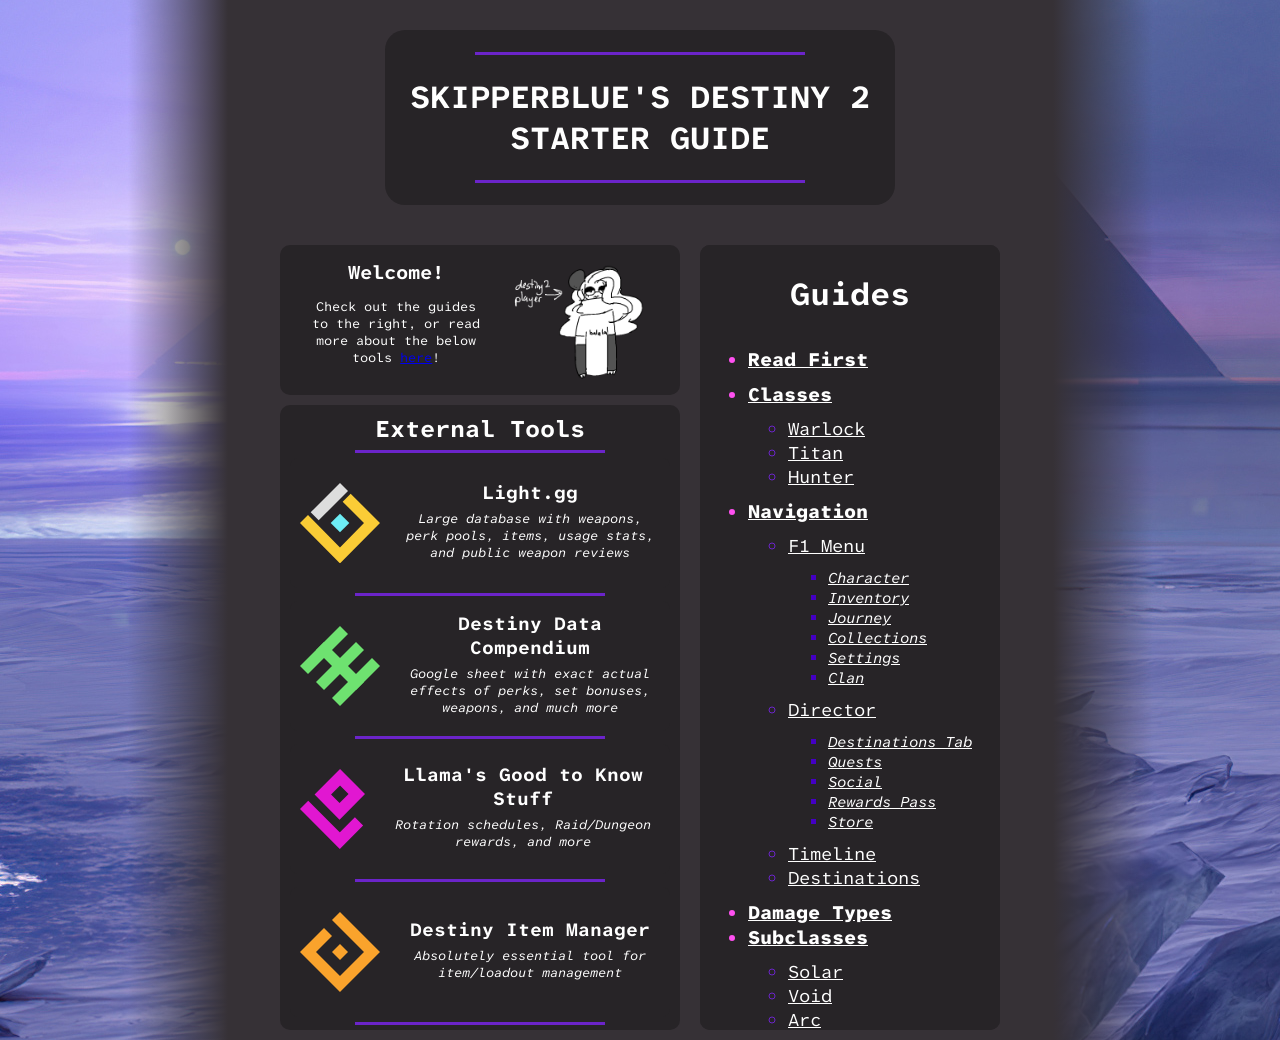
<file: index.html>
<!DOCTYPE html>
<html lang="en">

<head>
    <meta charset="UTF-8">
    <meta name="viewport" content="width=device-width, initial-scale=1.0">
    <title>SBD2SG - Home</title>
    <link rel="stylesheet" href="style.css">
    <link href='https://fonts.googleapis.com/css?family=Atkinson Hyperlegible Mono' rel='stylesheet'>
    <link rel="icon" href="images/sbd2bg.svg">
</head>

<body>
    <div id="background">

        <div class="grad-container">
            <div id="left-grad"></div>
        </div>

        <div id="main-page-container">
            <div id="title-container">
                <div id="title">
                    <div id="title-text-container">
                        <div class="title-deco"></div>
                        <h1>SKIPPERBLUE'S DESTINY 2 STARTER GUIDE</h1>
                        <div class="title-deco"></div>
                    </div>
                </div>
            </div>

            <div id="center-body-container">

                <div id="right-container">
                    <div id="blurb">
                        <div>
                            <h2>Welcome!</h2>
                            <p>Check out the guides to the right, or read more about the below tools <a
                                    href="./page-not-found.html">here</a>!</p>
                        </div>
                        <img src="./images/destiny2player.png" alt="">
                    </div>
                    <div id="external-tools-container">
                        <div>

                            <h2>External Tools</h2>

                            <div class="centered">
                                <div class="tool-divider"></div>
                            </div>
                            <a class="external-tool" href="https://www.light.gg/" target="_blank">
                                <img src="./images/lightgg.svg" alt="Logo of light.gg">
                                <div class="tool-text">
                                    <h3>Light.gg</h3>
                                    <p>Large database with weapons, perk pools, items, usage stats, and public weapon
                                        reviews
                                    </p>
                                </div>
                            </a>

                            <div class="centered">
                                <div class="tool-divider"></div>
                            </div>
                            <a class="external-tool"
                                href="https://docs.google.com/spreadsheets/d/1WaxvbLx7UoSZaBqdFr1u32F2uWVLo-CJunJB4nlGUE4"
                                target="_blank">
                                <img src="./images/gsheets.svg" alt="Google sheets icon">
                                <div class="tool-text">
                                    <h3>Destiny Data Compendium</h3>
                                    <p>Google sheet with exact actual effects of perks, set bonuses, weapons, and much
                                        more</p>
                                </div>
                            </a>


                            <div class="centered">
                                <div class="tool-divider"></div>
                            </div>
                            <a class="external-tool"
                                href="https://docs.google.com/spreadsheets/d/1_rsLAIFeGL3idS6b12zpBcLWu-9Er0slMjraNT8k4xI/"
                                target="_blank">
                                <img src="./images/llama.svg" alt="Logo of Llama, the Youtuber">
                                <div class="tool-text">
                                    <h3>Llama's Good to Know Stuff</h3>
                                    <p>Rotation schedules, Raid/Dungeon rewards, and more</p>
                                </div>
                            </a>


                            <div class="centered">
                                <div class="tool-divider"></div>
                            </div>
                            <a class="external-tool" href="https://destinyitemmanager.com/" target="_blank">
                                <img src="./images/dim.svg" alt="Logo of Destiny Item Manager">
                                <div class="tool-text">
                                    <h3>Destiny Item Manager</h3>
                                    <p>Absolutely essential tool for item/loadout management</p>
                                </div>
                            </a>
                            <div class="centered">
                                <div class="tool-divider"></div>
                            </div>

                        </div>
                    </div>
                </div>
                <iframe id="left-container" src="./category-pages/nav-bar.html" frameborder="0"></iframe>

            </div>
        </div>

        <div class="grad-container">
            <div id="right-grad"></div>
        </div>

    </div>

</html>
</file>
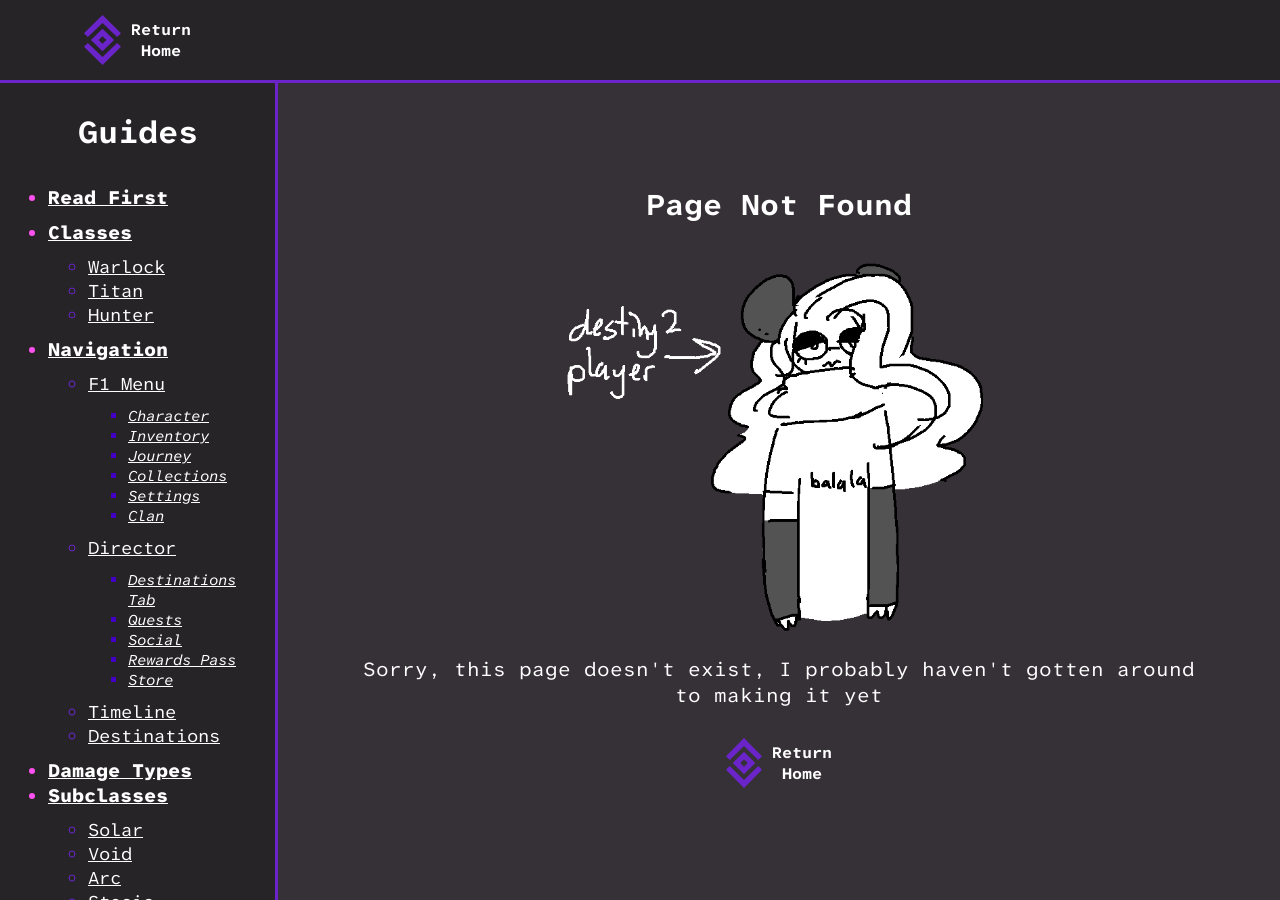
<file: page-not-found.html>
<!DOCTYPE html>
<html lang="en">

<head>
    <meta charset="UTF-8">
    <meta name="viewport" content="width=device-width, initial-scale=1.0">
    <title>SBD2SG - Page not found</title>
    <link rel="icon" href="../images/sbd2bg.svg">
    <link href='https://fonts.googleapis.com/css?family=Atkinson Hyperlegible Mono' rel='stylesheet'>
    <link rel="stylesheet" href="./category-pages/style.css">
</head>

<body>
    <div class="top-bar">
        <div class="return-home"><a href="../index.html" style="text-decoration: none;"><img src="../images/sbd2bg.svg"
                    alt="Ballyhoo Mk.27; Returns home">
                <p style="font-weight: bold;">Return<br>Home</p>
            </a>
        </div>
        <div class="top-guide-nav">
        </div>
    </div>
    </div>

    <div class="center-container">
        <iframe id="side-nav" src="./category-pages/nav-bar.html" frameborder="0"></iframe>
        <div id="side-nav-border"></div>
        <div class="guide-container">
            <div class="grad-container">
                <div id="left-grad"></div>
            </div>
            <div class="guide-content">


                <h2>Page Not Found</h2>
                <div class="img medium"><img src="./images/destiny2player.png" alt="Destiny 2 player"></div>
                <p>Sorry, this page doesn't exist, I probably haven't gotten around to making it yet</p>
                <div class="return-home" style="background-color: rgba(0,0,0,0);"><a href="../index.html" style="text-decoration: none;"><img
                            src="../images/sbd2bg.svg" alt="Ballyhoo Mk.27; Returns home">
                        <p style="font-weight: bold;">Return<br>Home</p>
                    </a>
                </div>

            </div>
            <div class="grad-container">
                <div id="right-grad"></div>
            </div>
        </div>
    </div>
</body>

</html>
</file>
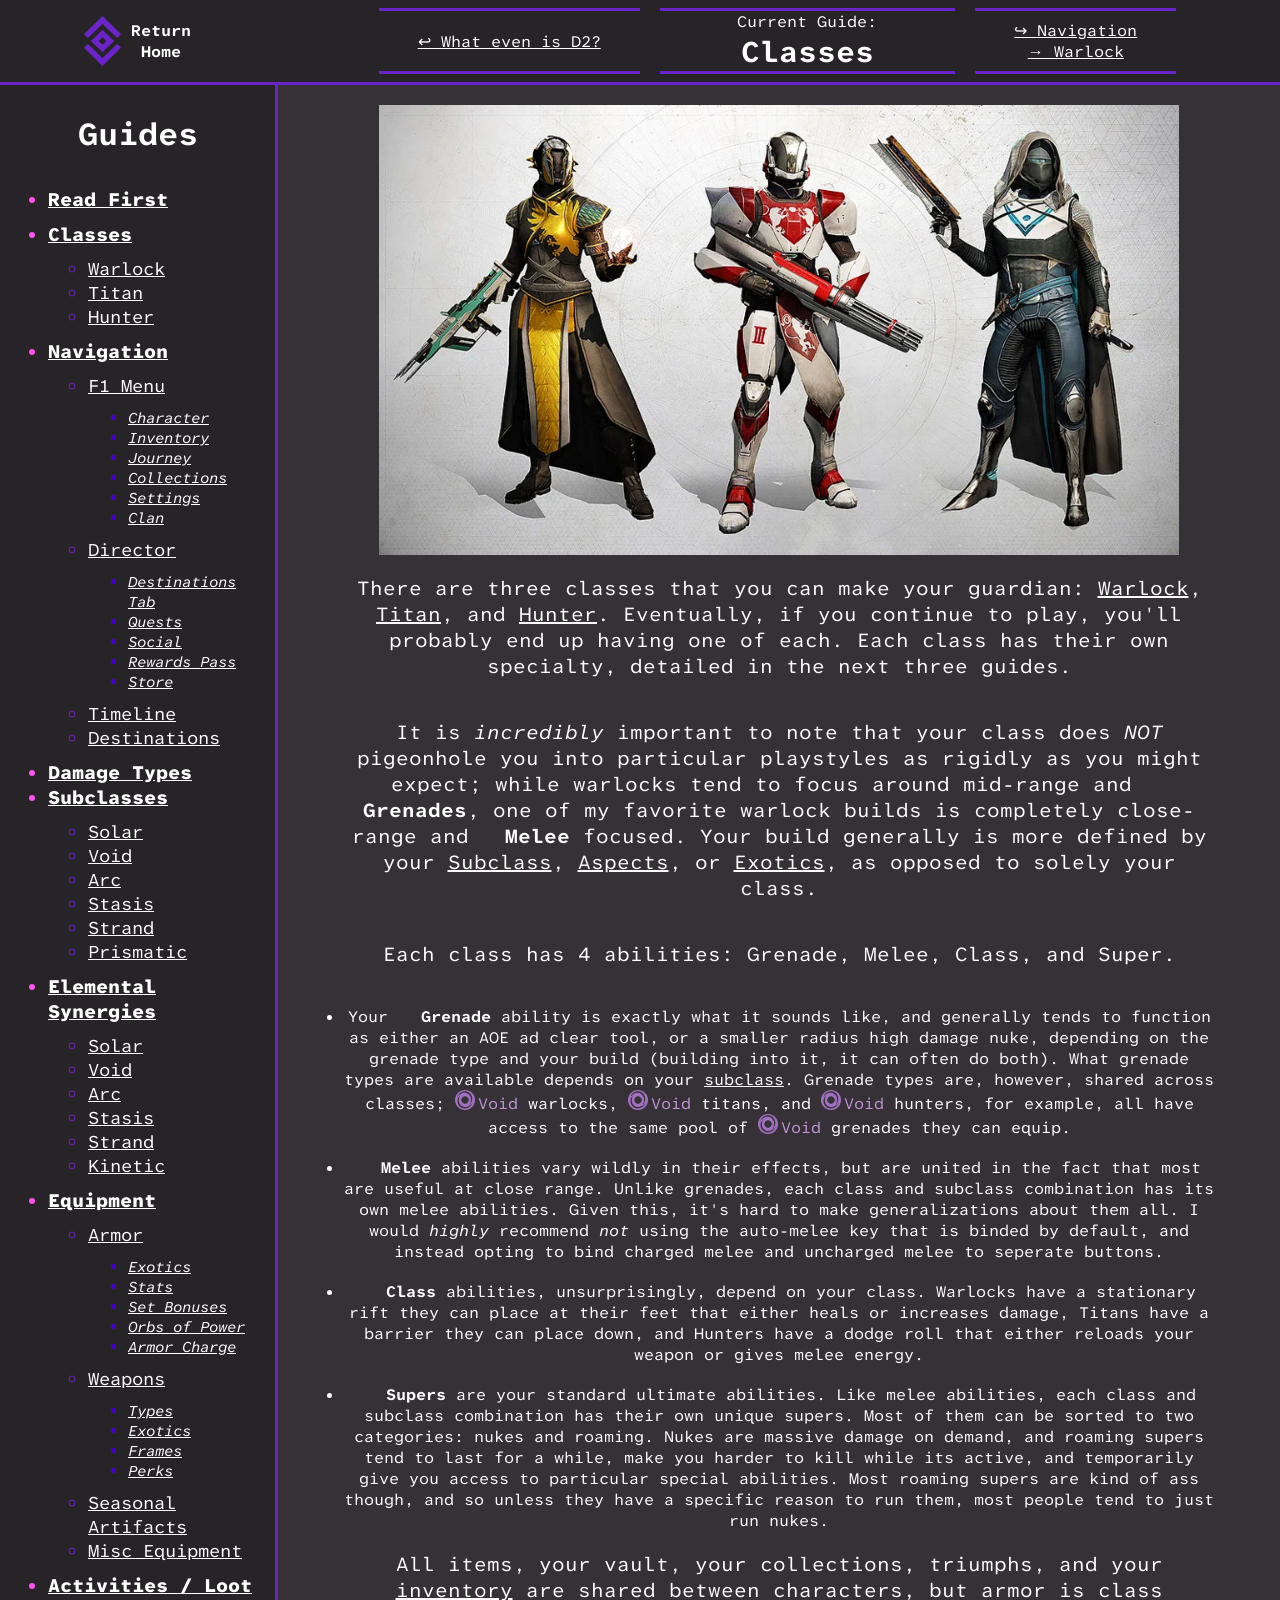
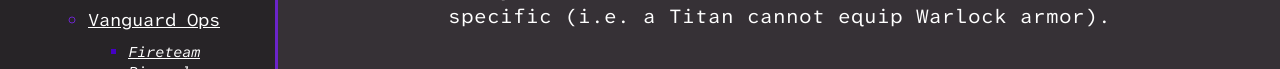
<file: category-pages/classes.html>
<!DOCTYPE html>
<html lang="en">

<head>
    <meta charset="UTF-8">
    <meta name="viewport" content="width=device-width, initial-scale=1.0">
    <title>SBD2SG - Classes</title>
    <link rel="icon" href="../images/sbd2bg.svg">
    <link href='https://fonts.googleapis.com/css?family=Atkinson Hyperlegible Mono' rel='stylesheet'>
    <link rel="stylesheet" href="./style.css">
</head>

<body>
    <div class="top-bar">
        <div class="return-home"><a href="../index.html" style="text-decoration: none;"><img src="../images/sbd2bg.svg"
                    alt="Ballyhoo Mk.27; Returns home">
                <p style="font-weight: bold;">Return<br>Home</p>
            </a>
        </div>
        <div class="top-guide-nav">


            <div class="previous-guide">
                <a href="./what-is-d2.html">↩ What even is D2?</a>
            </div>
            <div class="current-guide">
                <p>Current Guide:</p>
                <h1>Classes</h1>
            </div>
            <div class="next-guide">
                <a href="./navigation.html">↪ Navigation</a>
                <a href="./warlocks.html">→ Warlock</a>
            </div>


        </div>
    </div>

    <div class="center-container">
        <iframe id="side-nav" src="./nav-bar.html" frameborder="0"></iframe>
        <div id="side-nav-border"></div>
        <div class="guide-container">
            <div class="grad-container">
                <div id="left-grad"></div>
            </div>
            <div class="guide-content">


                <div class="img large">
                    <img src="../images/d2classes.jpg"
                        alt="Three guardians; a Warlock on the left, Titan center, and Hunter on the right">
                </div>
                <p>There are three classes that you can make your guardian: <a href="./warlocks.html">Warlock</a>, <a
                        href="./titans.html">Titan</a>, and <a href="./hunters.html">Hunter</a>. Eventually, if
                    you continue to play, you'll probably end up having one of each. Each class has their own specialty,
                    detailed in the next three guides.</p>
                <p>It is <em>incredibly</em> important to note that your class does <em>NOT</em> pigeonhole you into
                    particular playstyles as rigidly as you might expect; while warlocks tend to focus around mid-range
                    and <span class="keyword grenade">Grenades</span>, one of my favorite warlock builds is completely
                    close-range and <span class="keyword melee">Melee</span> focused. Your build generally is more
                    defined by your <a href="../page-not-found.html">Subclass</a>, <a
                        href="../page-not-found.html">Aspects</a>, or <a href="../page-not-found.html">Exotics</a>, as
                    opposed to solely your class.</p>
                <p>Each class has 4 abilities: Grenade, Melee, Class, and Super.</p>
                <ul>
                    <li>Your <span class="keyword grenade">Grenade</span> ability is exactly what it sounds like, and
                        generally tends to function as either
                        an AOE ad clear tool, or a smaller radius high damage nuke, depending on the grenade type and
                        your build (building into it, it can often do both). What grenade types are available depends on
                        your <a href="../page-not-found.html">subclass</a>. Grenade types are, however, shared across
                        classes; <span class="keyword void">Void</span> warlocks, <span class="keyword void">Void</span>
                        titans, and <span class="keyword void">Void</span> hunters, for
                        example, all have access to the same
                        pool of <span class="keyword void">Void</span> grenades they can equip.
                    </li>
                    <li><span class="keyword melee">Melee</span> abilities vary wildly in their effects, but are united
                        in the fact that most are useful at
                        close range. Unlike grenades, each class and subclass combination has its own melee abilities.
                        Given this, it's hard to make generalizations about them all. I would <em>highly</em> recommend
                        <em>not</em> using the auto-melee key that is binded by default, and instead opting to bind
                        charged melee and uncharged melee to seperate buttons.
                    </li>
                    <li><span class="keyword class-ability">Class</span> abilities, unsurprisingly, depend on your
                        class. Warlocks have a stationary rift they can
                        place at their feet that either heals or increases damage, Titans have a barrier they can place
                        down, and Hunters have a dodge roll that either reloads your weapon or gives melee energy.
                    </li>
                    <li><span class="keyword super">Supers</span> are your standard ultimate abilities. Like melee
                        abilities, each class and subclass
                        combination has their own unique supers. Most of them can be sorted to two categories: nukes and
                        roaming. Nukes are massive damage on demand, and roaming supers tend to last for a while, make
                        you
                        harder to kill while its active, and temporarily give you access to particular special
                        abilities. Most
                        roaming supers are kind of ass though, and so unless they have a specific reason to run them,
                        most people tend to just run nukes.</li>
                </ul>
                <p>All items, your vault, your collections, triumphs, and your <a href="../page-not-found.html">inventory</a>
                    are shared between characters, but armor is class specific (i.e. a Titan cannot equip Warlock
                    armor).
                </p>


            </div>
            <div class="grad-container">
                <div id="right-grad"></div>
            </div>
        </div>
    </div>
</body>

</html>
</file>
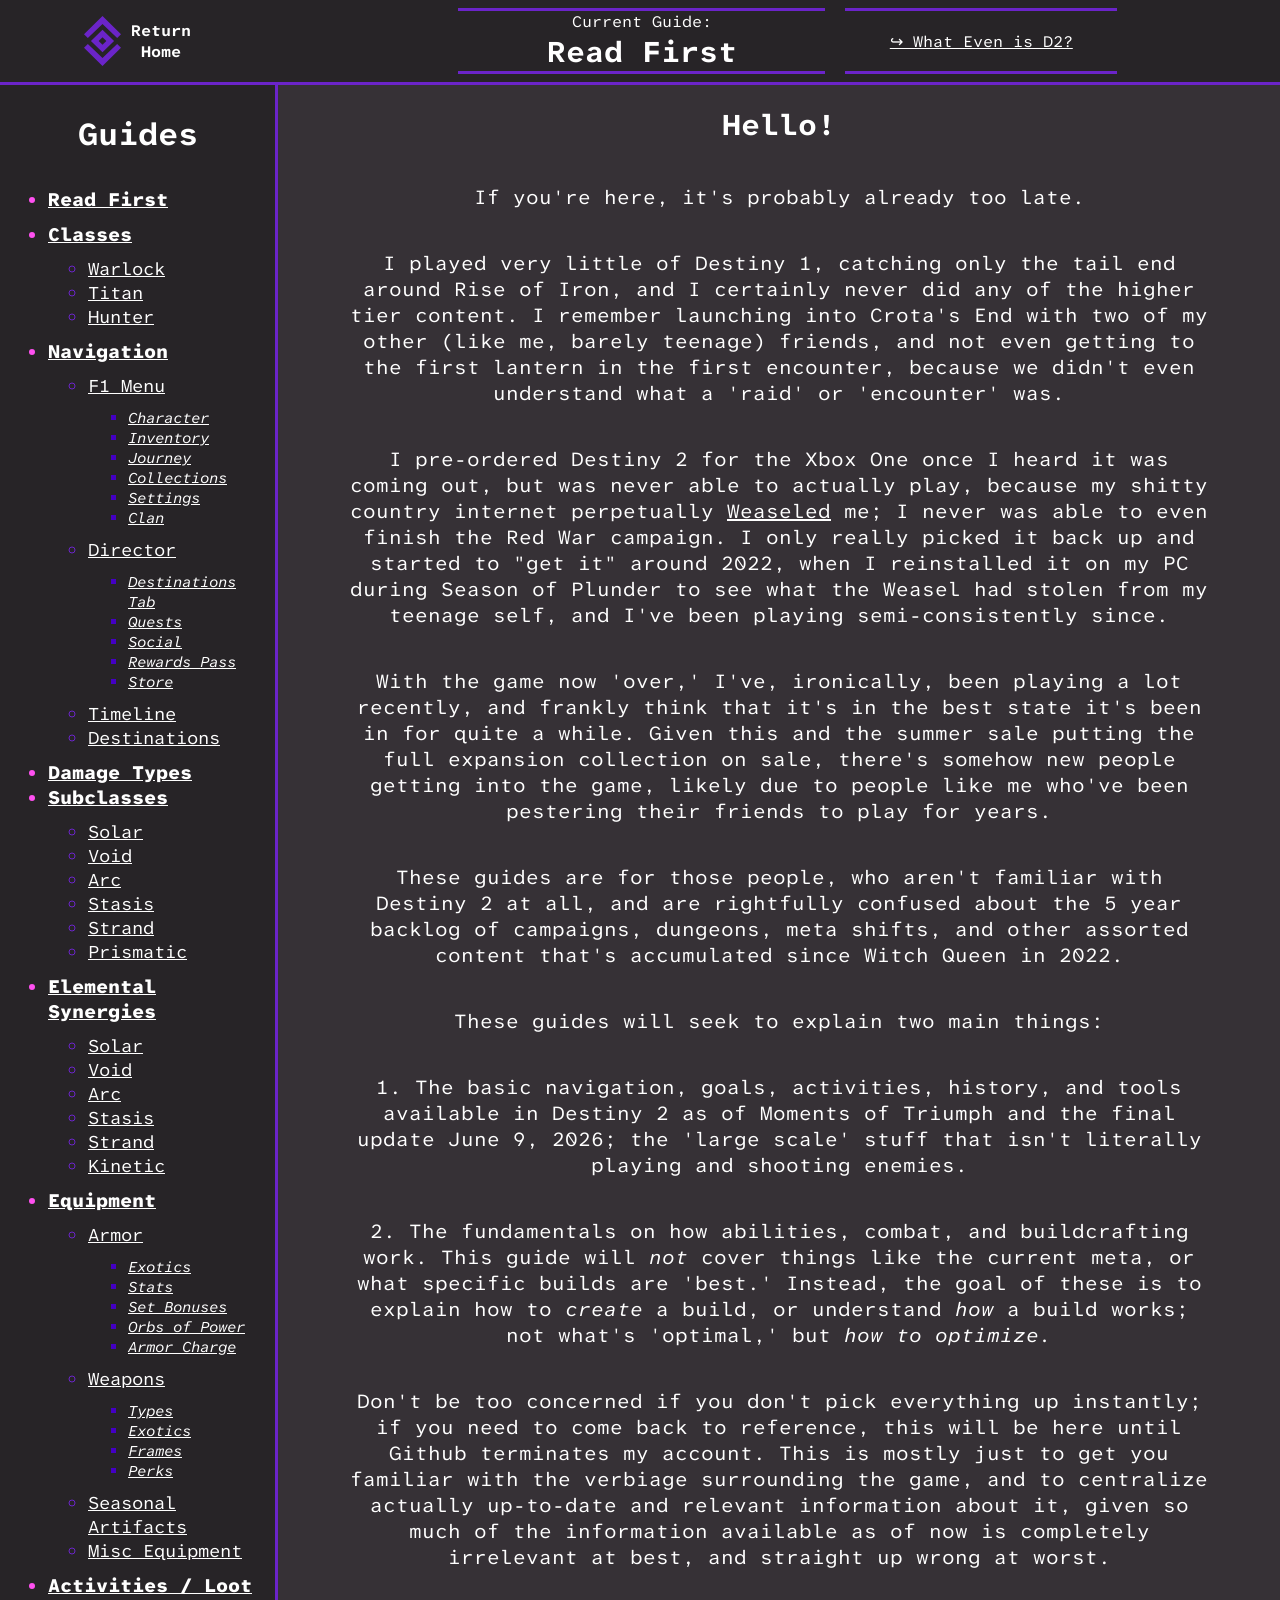
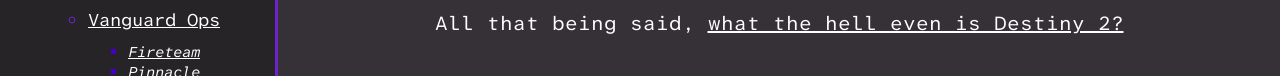
<file: category-pages/read-first.html>
<!DOCTYPE html>
<html lang="en">

<head>
    <meta charset="UTF-8">
    <meta name="viewport" content="width=device-width, initial-scale=1.0">
    <title>SBD2SG - Read First</title>
    <link rel="icon" href="../images/sbd2bg.svg">
    <link href='https://fonts.googleapis.com/css?family=Atkinson Hyperlegible Mono' rel='stylesheet'>
    <link rel="stylesheet" href="./style.css">
</head>

<body>
    <div class="top-bar">
        <div class="return-home"><a href="../index.html" style="text-decoration: none;"><img src="../images/sbd2bg.svg"
                    alt="Ballyhoo Mk.27; Returns home">
                <p style="font-weight: bold;">Return<br>Home</p>
            </a>
        </div>
        <div class="top-guide-nav">


            <div class="current-guide">
                <p>Current Guide:</p>
                <h1>Read First</h1>
            </div>
            <div class="next-guide">
                <a href="./what-is-d2.html">↪ What Even is D2?</a>
            </div>
        </div>
    </div>
    </div>

    <div class="center-container">
        <iframe id="side-nav" src="./nav-bar.html" frameborder="0"></iframe>
        <div id="side-nav-border"></div>
        <div class="guide-container">
            <div class="grad-container">
                <div id="left-grad"></div>
            </div>
            <div class="guide-content">
                <h2>Hello!</h2>
                <p>If you're here, it's probably already too late.</p>
                <p>
                    I played very little of Destiny 1, catching only the tail end around Rise of Iron, and I certainly
                    never did any of the higher tier content. I remember launching into Crota's End with two of my other
                    (like me, barely teenage) friends, and not even getting to the first lantern in the first encounter,
                    because we didn't even understand what a 'raid' or 'encounter' was.</p>
                <p>I pre-ordered Destiny 2 for the Xbox One once I heard it was coming out, but was never able to
                    actually play, because my shitty country internet perpetually <a
                        href="https://help.bungie.net/hc/en-us/articles/360048717852-Error-Code-WEASEL"
                        target="_blank">Weaseled</a> me;
                    I never was able to even
                    finish the Red War campaign. I only really picked it back up and started to "get it" around 2022,
                    when I reinstalled it on my PC during Season of Plunder to see what the Weasel had stolen from my
                    teenage self, and I've been playing semi-consistently since.</p>
                <p>With the game now 'over,' I've, ironically, been playing a lot recently, and frankly think that it's
                    in the best state it's been in for quite a while. Given this and the summer sale putting the full
                    expansion collection on sale, there's somehow new people getting into the game, likely due to people
                    like me who've been pestering their friends to play for years.</p>
                <p>These guides are for those people, who aren't familiar with Destiny 2 at all, and are rightfully
                    confused about the 5 year backlog of campaigns, dungeons, meta shifts, and other assorted content
                    that's accumulated since Witch Queen in 2022.</p>
                <p>These guides will seek to explain two main things:
                </p>
                <p>1. The basic navigation, goals, activities, history, and tools available in Destiny 2 as of Moments
                    of Triumph and the final update June 9, 2026; the 'large scale' stuff that isn't literally playing
                    and shooting enemies.</p>
                <p>2. The fundamentals on how abilities, combat, and buildcrafting work. This guide will <em>not</em>
                    cover things like the
                    current meta, or what specific builds are 'best.' Instead, the goal of these is to explain how to
                    <em>create</em> a build, or understand <em>how</em> a build works; not what's 'optimal,' but <em>how
                        to optimize.</em>

                <p>Don't be too concerned if you don't pick everything up instantly; if you need to come back to
                    reference, this will be here until Github terminates my account. This is mostly just to get you
                    familiar with the verbiage surrounding the game, and to centralize actually up-to-date and relevant
                    information about it, given so much of the information available as of now is completely irrelevant
                    at best, and straight up wrong at worst.</p>

                <p>All that being said, <a href="./what-is-d2.html">what the hell even is Destiny 2?</a></p>

            </div>
            <div class="grad-container">
                <div id="right-grad"></div>
            </div>
        </div>
    </div>
</body>

</html>
</file>
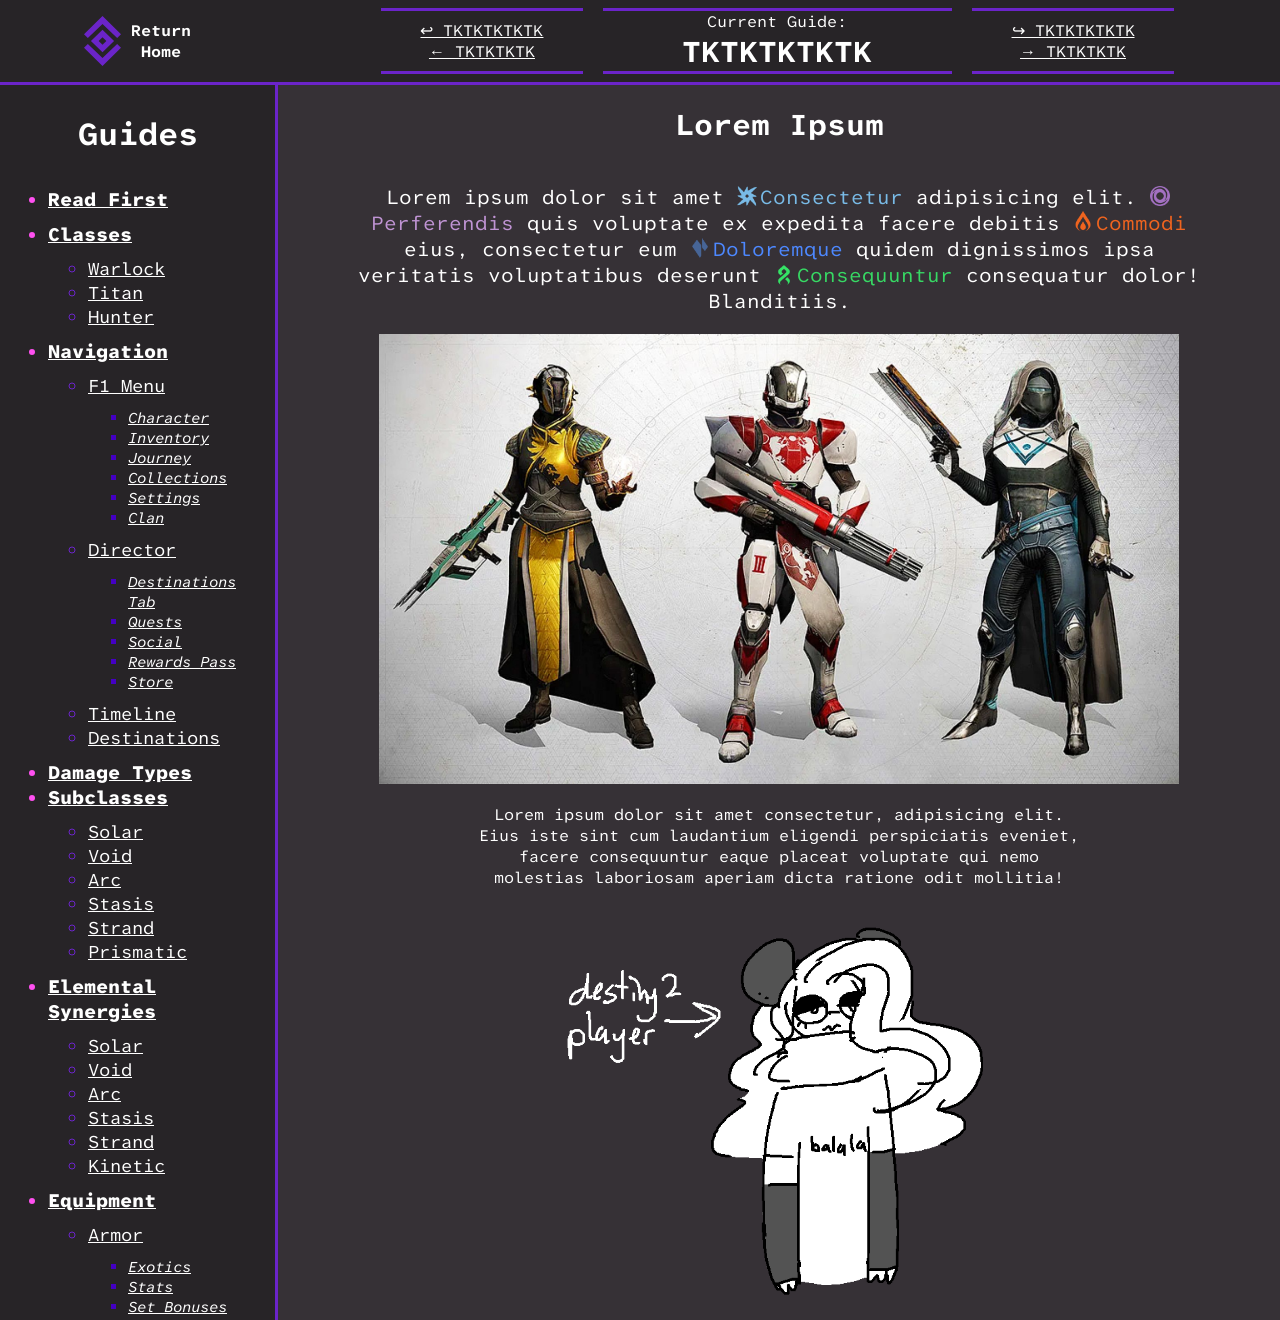
<file: category-pages/template.html>
<!DOCTYPE html>
<html lang="en">

<head>
    <meta charset="UTF-8">
    <meta name="viewport" content="width=device-width, initial-scale=1.0">
    <title>SBD2SG - TKTKTK</title>
    <link rel="icon" href="../images/sbd2bg.svg">
    <link href='https://fonts.googleapis.com/css?family=Atkinson Hyperlegible Mono' rel='stylesheet'>
    <link rel="stylesheet" href="./style.css">
</head>

<body>
    <div class="top-bar">
        <div class="return-home"><a href="../index.html" style="text-decoration: none;"><img src="../images/sbd2bg.svg"
                    alt="Ballyhoo Mk.27; Returns home">
                <p style="font-weight: bold;">Return<br>Home</p>
            </a>
        </div>
        <div class="top-guide-nav">


            <div class="previous-guide">
                <a href="../page-not-found.html">↩ TKTKTKTKTK</a>
                <a href="../page-not-found.html">← TKTKTKTK</a>
            </div>
            <div class="current-guide">
                <p>Current Guide:</p>
                <h1>TKTKTKTKTK</h1>
            </div>
            <div class="next-guide">
                <a href="../page-not-found.html">↪ TKTKTKTKTK</a>
                <a href="../page-not-found.html">→ TKTKTKTK</a>
            </div>
        </div>
    </div>

    <div class="center-container">
        <iframe id="side-nav" src="./nav-bar.html" frameborder="0"></iframe>
        <div id="side-nav-border"></div>
        <div class="guide-container">
            <div class="grad-container">
                <div id="left-grad"></div>
            </div>
            <div class="guide-content">


                <h2>Lorem Ipsum</h2>
                <p>Lorem ipsum dolor sit amet <span class="keyword arc">Consectetur</span> adipisicing elit. <span
                        class="keyword void">Perferendis</span> quis voluptate ex expedita
                    facere debitis <span class="keyword solar">Commodi</span> eius, consectetur eum <span
                        class="keyword stasis">Doloremque</span> quidem dignissimos ipsa veritatis
                    voluptatibus deserunt <span class="keyword strand">Consequuntur</span> consequatur dolor!
                    Blanditiis.</p>
                <div class="img large"> <img src="../images/d2classes.jpg" alt="Destiny 2 Player">
                </div>
                <p class="image-desc">Lorem ipsum dolor sit amet consectetur, adipisicing elit. Eius iste sint cum
                    laudantium eligendi perspiciatis eveniet, facere consequuntur eaque placeat voluptate qui nemo
                    molestias laboriosam aperiam dicta ratione odit mollitia!</p>
                <div class="img medium"> <img src="../images/destiny2player.png" alt=""></div>


            </div>
            <div class="grad-container">
                <div id="right-grad"></div>
            </div>
        </div>
    </div>
</body>

</html>
</file>
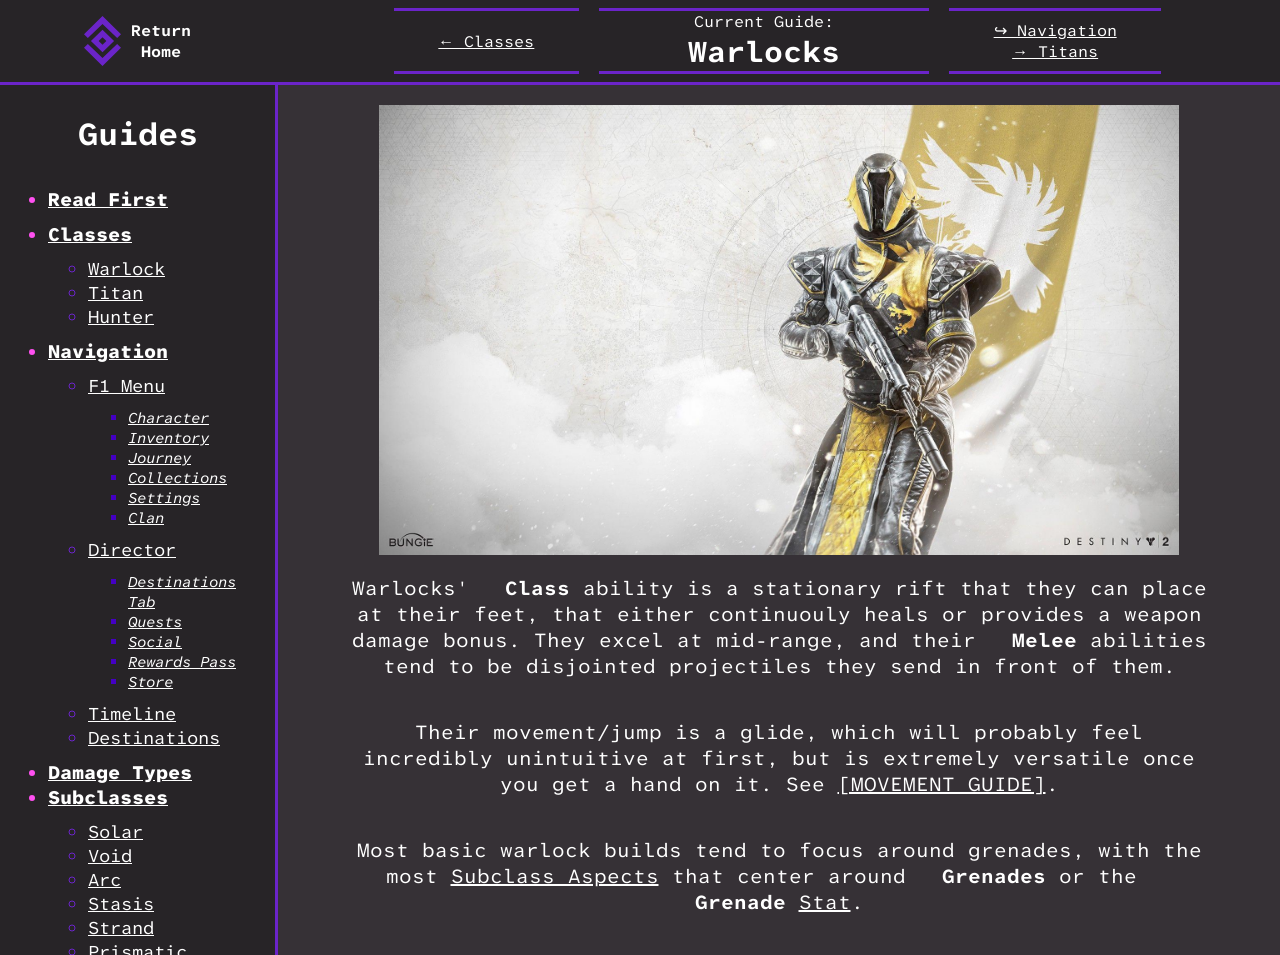
<file: category-pages/warlocks.html>
<!DOCTYPE html>
<html lang="en">

<head>
    <meta charset="UTF-8">
    <meta name="viewport" content="width=device-width, initial-scale=1.0">
    <title>SBD2SG - Warlocks</title>
    <link rel="icon" href="../images/sbd2bg.svg">
    <link href='https://fonts.googleapis.com/css?family=Atkinson Hyperlegible Mono' rel='stylesheet'>
    <link rel="stylesheet" href="./style.css">
</head>

<body>
    <div class="top-bar">
        <div class="return-home"><a href="../index.html" style="text-decoration: none;"><img src="../images/sbd2bg.svg"
                    alt="Ballyhoo Mk.27; Returns home">
                <p style="font-weight: bold;">Return<br>Home</p>
            </a>
        </div>
        <div class="top-guide-nav">


            <div class="previous-guide">
                <a href="./classes.html">← Classes</a>
            </div>
            <div class="current-guide">
                <p>Current Guide:</p>
                <h1>Warlocks</h1>
            </div>
            <div class="next-guide">
                <a href="./navigation.html">↪ Navigation</a>
                <a href="./titans.html">→ Titans</a>
            </div>


        </div>
    </div>

    <div class="center-container">
        <iframe id="side-nav" src="./nav-bar.html" frameborder="0"></iframe>
        <div id="side-nav-border"></div>
        <div class="guide-container">
            <div class="grad-container">
                <div id="left-grad"></div>
            </div>
            <div class="guide-content">


                <div class="img large"> <img src="../images/warlock-bg.jpg" alt="An image of a warlock">
                </div>
                <p>Warlocks' <span class="keyword class-ability">Class</span> ability is a stationary rift that they can
                    place at their feet, that either
                    continuouly heals or provides a weapon damage bonus. They excel at mid-range, and their
                    <span class="keyword melee">Melee</span> abilities tend to be disjointed projectiles they send in
                    front of them.
                </p>
                <p>Their movement/jump is a glide, which will probably feel incredibly unintuitive at first, but is
                    extremely versatile once you get a hand on it. See <a href="../page-not-found.html">[MOVEMENT GUIDE]</a>.</p>
                <p>Most basic warlock builds tend to focus around grenades, with the most <a href="../page-not-found.html">Subclass
                    Aspects</a> that center around <span class="keyword grenade">Grenades</span> or the <span
                    class="keyword grenade">Grenade</span> <a href="../page-not-found.html">Stat</a>.
                </p>


            </div>
            <div class="grad-container">
                <div id="right-grad"></div>
            </div>
        </div>
    </div>
</body>

</html>
</file>
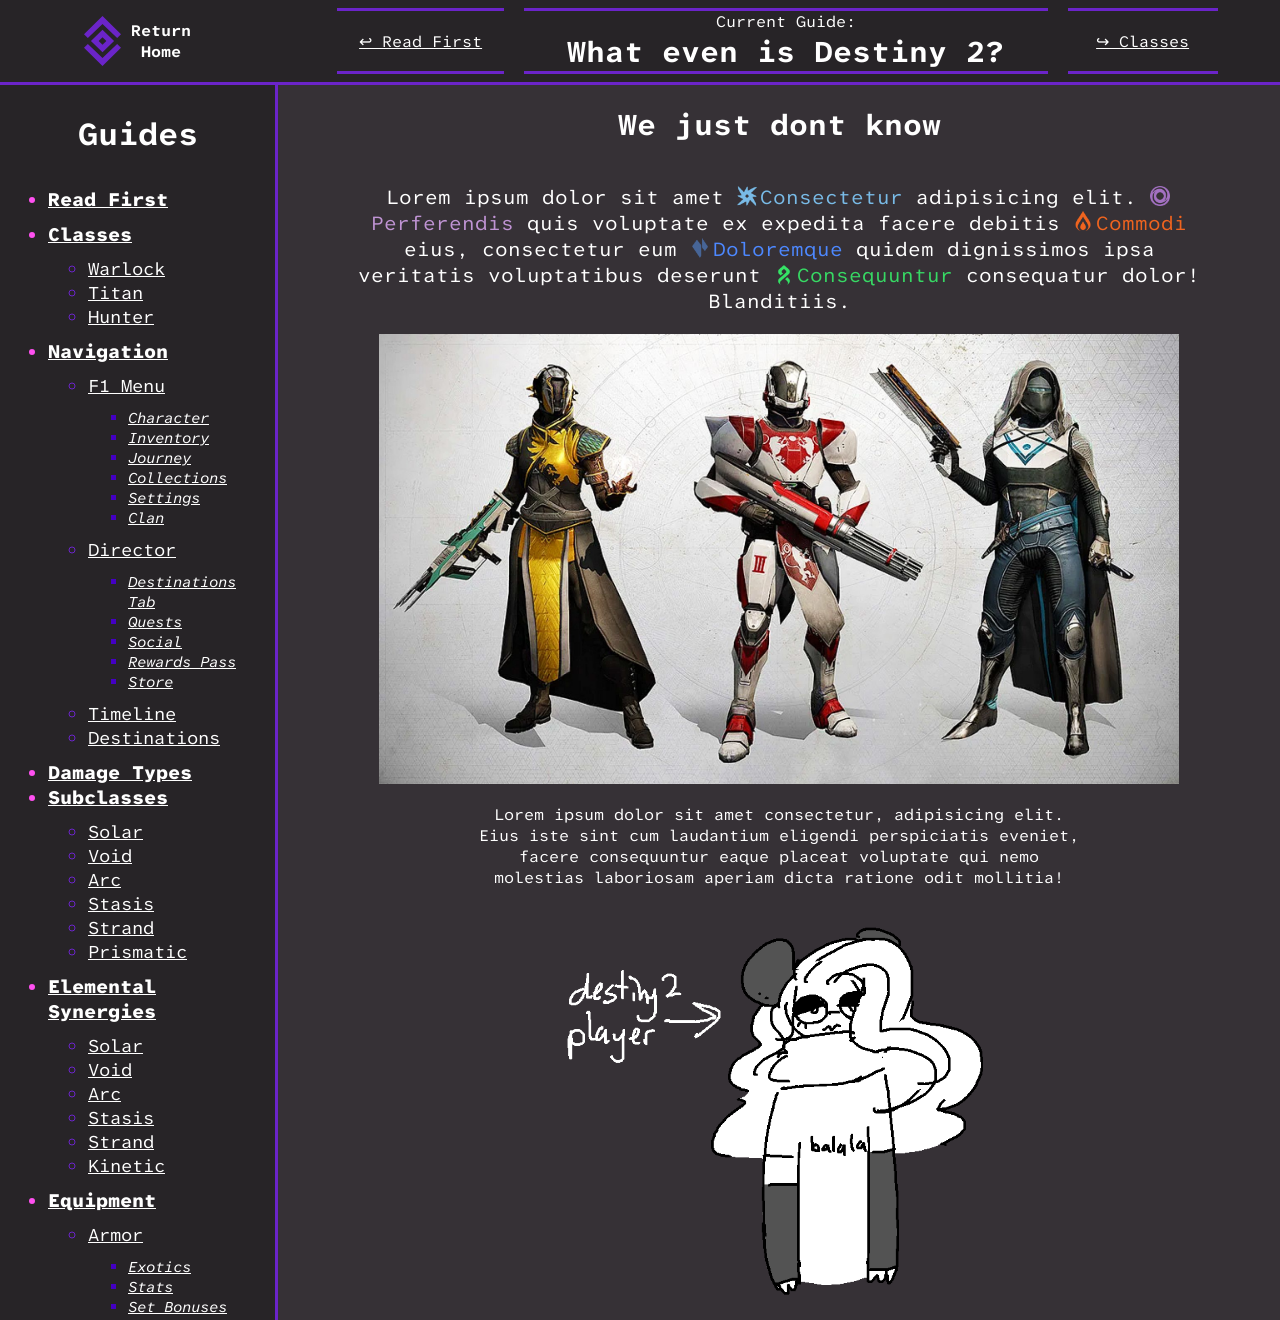
<file: category-pages/what-is-d2.html>
<!DOCTYPE html>
<html lang="en">

<head>
    <meta charset="UTF-8">
    <meta name="viewport" content="width=device-width, initial-scale=1.0">
    <title>SBD2SG - What is D2?</title>
    <link rel="icon" href="../images/sbd2bg.svg">
    <link href='https://fonts.googleapis.com/css?family=Atkinson Hyperlegible Mono' rel='stylesheet'>
    <link rel="stylesheet" href="./style.css">
</head>

<body>
    <div class="top-bar">
        <div class="return-home"><a href="../index.html" style="text-decoration: none;"><img src="../images/sbd2bg.svg"
                    alt="Ballyhoo Mk.27; Returns home">
                <p style="font-weight: bold;">Return<br>Home</p>
            </a>
        </div>
        <div class="top-guide-nav">


            <div class="previous-guide">
                <a href="./read-first.html">↩ Read First</a>
            </div>
            <div class="current-guide">
                <p>Current Guide:</p>
                <h1>What even is Destiny 2?</h1>
            </div>
            <div class="next-guide">
                <a href="./classes.html">↪ Classes</a>
            </div>


        </div>
    </div>
    </div>

    <div class="center-container">
        <iframe id="side-nav" src="./nav-bar.html" frameborder="0"></iframe>
        <div id="side-nav-border"></div>
        <div class="guide-container">
            <div class="grad-container">
                <div id="left-grad"></div>
            </div>
            <div class="guide-content">


                <h2>We just dont know</h2>
                <p>Lorem ipsum dolor sit amet <span class="keyword arc">Consectetur</span> adipisicing elit. <span
                        class="keyword void">Perferendis</span> quis voluptate ex expedita
                    facere debitis <span class="keyword solar">Commodi</span> eius, consectetur eum <span
                        class="keyword stasis">Doloremque</span> quidem dignissimos ipsa veritatis
                    voluptatibus deserunt <span class="keyword strand">Consequuntur</span> consequatur dolor!
                    Blanditiis.</p>
                <div class="img large"> <img src="../images/d2classes.jpg" alt="Destiny 2 Player">
                </div>
                <p class="image-desc">Lorem ipsum dolor sit amet consectetur, adipisicing elit. Eius iste sint cum
                    laudantium eligendi perspiciatis eveniet, facere consequuntur eaque placeat voluptate qui nemo
                    molestias laboriosam aperiam dicta ratione odit mollitia!</p>
                <div class="img medium"> <img src="../images/destiny2player.png" alt=""></div>


            </div>
            <div class="grad-container">
                <div id="right-grad"></div>
            </div>
        </div>
    </div>
</body>

</html>
</file>
<file: style.css>
html {
    margin: 0px 0px;
    font-family: 'Atkinson Hyperlegible Mono';
    height: 100%;

    --primary-color: #272427;
    --secondary-color: #363136;
    --accent-color: rgb(107, 36, 201);
}

body {
    width: 100%;
    height: auto;
    min-height: 100vh !important;
    margin: 0px;
    background-color: var(--secondary-color);
    color: white;
    text-align: center;
    background-image: url(images/europa-bg.jpg);
    background-color: var(--secondary-color);
    background-repeat: no-repeat;
    background-position: center;
}

h2 {
    margin: 0px;
}

h3 {
    margin: 0px;
}



@media only screen and (max-width: 950px) {
    .grad-container {
        display: none;
    }
    body {
        background-image: none;
    }
}

.centered {
    display: flex;
    width: 100%;
    height: auto;
    justify-content: center;
}

#left-grad {
    background-image: linear-gradient(to left, var(--secondary-color), rgba(0,0,0,0));
    height: 100%;
    width: 100px;
}

#right-grad {
    background-image: linear-gradient(to right, var(--secondary-color), rgba(0,0,0,0));
    height: 100%;
    width: 100px;
}

.grad-container {
    max-width: 100px;
}

#background {
    height: 100%;
    display: flex;
    justify-content: center;
    flex-wrap: nowrap;
}

#main-page-container {
    height: 100%;
    width: 825px;
    background-color: var(--secondary-color);
}

#title-container {
    display: flex;
    justify-content: center;
}

.title-image-container {
    display: flex;
    flex-direction: column;
    justify-content: center;
}

#title {
    background-color: var(--primary-color);
    display: flex;
    justify-content: center;
    height: auto;
    width: auto;
    border-radius: 20px 20px;
    max-height: 200px;
    padding: 0px 10px;
    margin-top: 30px;
}

.title-deco {
    height: 3px;
    background-color: var(--accent-color);
    margin: 0px 70px;
}

#title-text-container {
    display: flex;
    flex-direction: column;
    justify-content: center;
    margin: 0px 10px;
    height: 175px;
    min-width: 270px;
    max-width: 470px;
}

.title-text-container>h1 {
    font-size: 30px;
    text-shadow: 3px 3px 1px black;
}

.title-side-image {
    display: flex;
    flex-shrink: 1;
    max-height: 100px;
}

.intro {
    display: flex;
    justify-content: center;
    font-size: large;
    padding-top: 20px;
}

#center-body-container {
    padding-top: 20px;
    display: flex;
    justify-content: center;
    flex-wrap: wrap;
}

#left-container {
    background-color: var(--primary-color);
    min-height: 600px;
    margin: 20px 10px 10px 10px;
    border-radius: 10px;
}

#right-container {
    min-width: 400px;
    margin: 10px;
}

#blurb {
    background-color: var(--primary-color);
    display: flex;
    justify-content: center;
    min-width: 200px;
    border-radius: 10px;
    margin: 10px 0px;
    font-size: small;
}
#blurb > img {
    height: 120px;
    margin: 15px;
}
#blurb > div {
    max-width: 170px;
    margin: 15px;
}

#external-tools-container {

    display: flex;
    flex-direction: row;
    flex-wrap: wrap;
    justify-content: center;
    background-color: var(--primary-color);
    padding-top: 8px;
    min-height: 200px;
    min-width: 200px;
    border-radius: 10px;

}

.tool-divider {
    height: 3px;
    width: 250px;
    background-color: var(--accent-color);
    margin: 5px 0px;
}

.external-tool {
    display: flex;
    text-decoration: none;
    border-radius: 8px;
    background-color: var(--primary-color);
    transition-duration: 150ms;
    height: 130px;
    width: 380px;
}

.external-tool:hover {
    background-color: var(--secondary-color);
    transition-duration: 150ms;
}

.external-tool>img {
    height: 80px;
    margin: 25px 10px;
}

.tool-text {
    display: flex;
    justify-content: center;
    flex-direction: column;
    color: white;
    margin: 10px;
}

.tool-text>p {
    margin: 5px;
    font-size: small;
    font-style: italic;
}
</file>
<file: category-pages/style.css>
* {
    margin: 0;
    padding: 0;
    font-family: 'Atkinson Hyperlegible Mono';

    --normal-font-size: 20px;
    --img-desc-font-size: 16px;
    --keyword-icon-size: 26px;

    --primary-color: #272427;
    --secondary-color: #363136;
    --accent-primary: rgb(107, 36, 201);
    --accent-secondary: rgb(255, 80, 240);

    --solar-color: #ef641f;
    --arc-color: #79BBE7;
    --void-color: #c094d4;
    --stasis-color: #4d88ff;
    --strand-color: #37d964;
}

body {
    display: flex;
    height: auto;
    min-height: 100vh !important;
    flex-direction: column;
    background-color: var(--secondary-color);
}

h1 {
    color: white;
    font-weight: bolder;
    font-size: 30px;
    text-align: center;
}

h2 {
    margin-bottom: 20px;
    font-size: 30px;
}

a {
    color: white;
}

li {
    margin-top: 18px;
}

.centered {
    display: flex;
    width: 100%;
    height: auto;
    justify-content: center;
}

.top-bar {
    display: flex;
    min-height: 80px;
    min-width: 875px;

    border-width: 0px 0px 3px 0px;
    border-style: solid;
    border-color: var(--accent-primary);
}

.return-home {
    background-color: var(--primary-color);
    min-width: 275px;
    display: flex;
    justify-content: center;
    align-items: center;
    justify-self: left;
}

.return-home>a {
    display: flex;
    text-align: center;
    justify-content: center;
    align-items: center;
    height: 70px;
    width: 180px;
    border-radius: 10px;
}

.return-home>a:hover {
    background-color: var(--secondary-color);

    img {
        filter: invert(45%) sepia(78%) saturate(2331%) hue-rotate(284deg) brightness(107%) contrast(104%);
    }

    transition-duration: 150ms;
}

.return-home>a>img {
    height: 50px;
    margin: 5px;
}

.return-home>a>p {
    margin: 5px;
}


.top-guide-nav {
    display: flex;
    color: white;
    background-color: var(--primary-color);
    min-width: 600px;
    flex-grow: 1;

    justify-content: center;
}

.top-guide-nav>div {
    display: flex;
    flex-direction: column;
    justify-content: center;
    align-items: center;
    margin: 8px 0px;
    border-style: solid;
    border-width: 3px 0px;
    border-color: var(--accent-primary);
}

.top-guide-nav>div:hover {
    border-color: var(--accent-secondary);
    transition-duration: 150ms;
}

.previous-guide {
    min-width: 150px;
    flex-grow: 0.15;
}

.current-guide {
    min-width: 150px;
    flex-grow: 0.3;
    margin: 8px 20px 8px 20px !important;
}

.next-guide {
    min-width: 150px;
    flex-grow: 0.15;
}

.center-container {
    display: flex;
    flex-direction: row;
    min-width: 875px;
    flex-grow: 1;
    background-color: var(--secondary-color);
}

@media only screen and (max-width: 950px) {
    .grad-container {
        display: none;
    }

    body {
        background-image: none;
    }
}

#side-nav {
    max-width: 275px;
    margin: 0px;
    border-right: var(--accent-primary);
}
#side-nav-border {
    width: 3px;
    background-color: var(--accent-primary);
}

#left-grad {
    background-image: linear-gradient(to left, var(--secondary-color), rgba(0, 0, 0, 0));
    height: 100%;
    width: 100px;
}

#right-grad {
    background-image: linear-gradient(to right, var(--secondary-color), rgba(0, 0, 0, 0));
    height: 100%;
    width: 100px;
}

.grad-container {
    max-width: 100px;
}

.guide-container {
    display: flex;
    flex-grow: 1;
    flex-direction: row;
    background-color: var(--secondary-color);
    color: white;
    justify-content: center;
    background-image: url(../images/europa-bg.jpg);
    background-repeat: no-repeat;
    background-position: center;

    @media only screen and (max-width: 1380px) {
        .grad-container {
            display: none;
        }

        background-image: none;
        background-color: var(--secondary-color);
    }
}

.guide-content {
    display: flex;
    flex-direction: column;
    justify-content: center;
    align-items: center;
    background-color: var(--secondary-color);
    flex-shrink: 1;
    padding: 20px;
    max-width: 870px;
    text-align: center;
}

.guide-content>p {
    padding: 20px 0px;
    font-size: var(--normal-font-size);
}

.guide-content>.img {
    display: flex;
    justify-content: center;
    padding: 0px 20px;
}

.guide-content>.img>img {
    flex-shrink: 1;
    width: 100%;
}
.guide-content>.img.large {
    max-width: 800px;
}
.guide-content>.img.medium {
    max-width: 450px;
}

.guide-content>.image-desc {
    font-size: var(--img-desc-font-size);
    max-width: 600px;
}


.keyword.solar {
    color: var(--solar-color);
}

.keyword.solar::before {
    background: url(../images/solar.png) no-repeat 0 0;
    margin-bottom: 5px;

    display: inline-block;
    height: 20px;
    width: 20px;
    margin-right: 3px;
    content: "";
    background-size: 20px 20px;
    vertical-align: bottom;
}

.keyword.arc {
    color: var(--arc-color);
}

.keyword.arc::before {
    background: url(../images/arc.png) no-repeat 0 0;
    margin-bottom: 4px;

    display: inline-block;
    height: 20px;
    width: 20px;
    margin-right: 3px;
    content: "";
    background-size: 20px 20px;
    vertical-align: bottom;
}

.keyword.void {
    color: var(--void-color);
}

.keyword.void::before {
    background: url(../images/void.png) no-repeat 0 0;
    margin-bottom: 4px;

    display: inline-block;
    height: 20px;
    width: 20px;
    margin-right: 3px;
    content: "";
    background-size: 20px 20px;
    vertical-align: bottom;
}

.keyword.stasis {
    color: var(--stasis-color);
}

.keyword.stasis::before {
    background: url(../images/stasis.png) no-repeat 0 0;
    margin-bottom: 4px;

    display: inline-block;
    height: 20px;
    width: 20px;
    margin-right: 3px;
    content: "";
    background-size: 20px 20px;
    vertical-align: bottom;
}

.keyword.strand {
    color: var(--strand-color);
}

.keyword.strand::before {
    background: url(../images/strand.png) no-repeat 0 0;
    margin-bottom: 3px;

    display: inline-block;
    height: 20px;
    width: 20px;
    margin-right: 3px;
    content: "";
    background-size: 20px 20px;
    vertical-align: bottom;
}

.keyword.grenade {
    color: white;
    font-weight: bold;

}

.keyword.grenade::before {
    background: url('https://bungie.net/common/destiny2_content/icons/065cdaabef560e5808e821cefaeaa22c.png') no-repeat 0 0;
    margin-bottom: 2px;

    display: inline-block;
    height: 20px;
    width: 20px;
    margin-right: 3px;
    content: "";
    background-size: 20px 20px;
    vertical-align: bottom;
}

.keyword.melee {
    color: white;
    font-weight: bold;
}

.keyword.melee::before {
    background: url('https://bungie.net/common/destiny2_content/icons/fa534aca76d7f2d7e7b4ba4df4271b42.png') no-repeat 0 0;
    margin-bottom: 2px;

    display: inline-block;
    height: 20px;
    width: 20px;
    margin-right: 3px;
    content: "";
    background-size: 20px 20px;
    vertical-align: bottom;
}

.keyword.class-ability {
    color: white;
    font-weight: bold;
}

.keyword.class-ability::before {
    background: url('https://bungie.net/common/destiny2_content/icons/7eb845acb5b3a4a9b7e0b2f05f5c43f1.png') no-repeat 0 0;
    margin-bottom: 2px;

    display: inline-block;
    height: 20px;
    width: 20px;
    margin-right: 3px;
    content: "";
    background-size: 20px 20px;
    vertical-align: bottom;
}

.keyword.super {
    color: white;
    font-weight: bold;
}

.keyword.super::before {
    background: url('https://bungie.net/common/destiny2_content/icons/585ae4ede9c3da96b34086fccccdc8cd.png') no-repeat 0 0;
    margin-bottom: 2px;

    display: inline-block;
    height: 20px;
    width: 20px;
    margin-right: 3px;
    content: "";
    background-size: 20px 20px;
    vertical-align: bottom;
}
</file>
